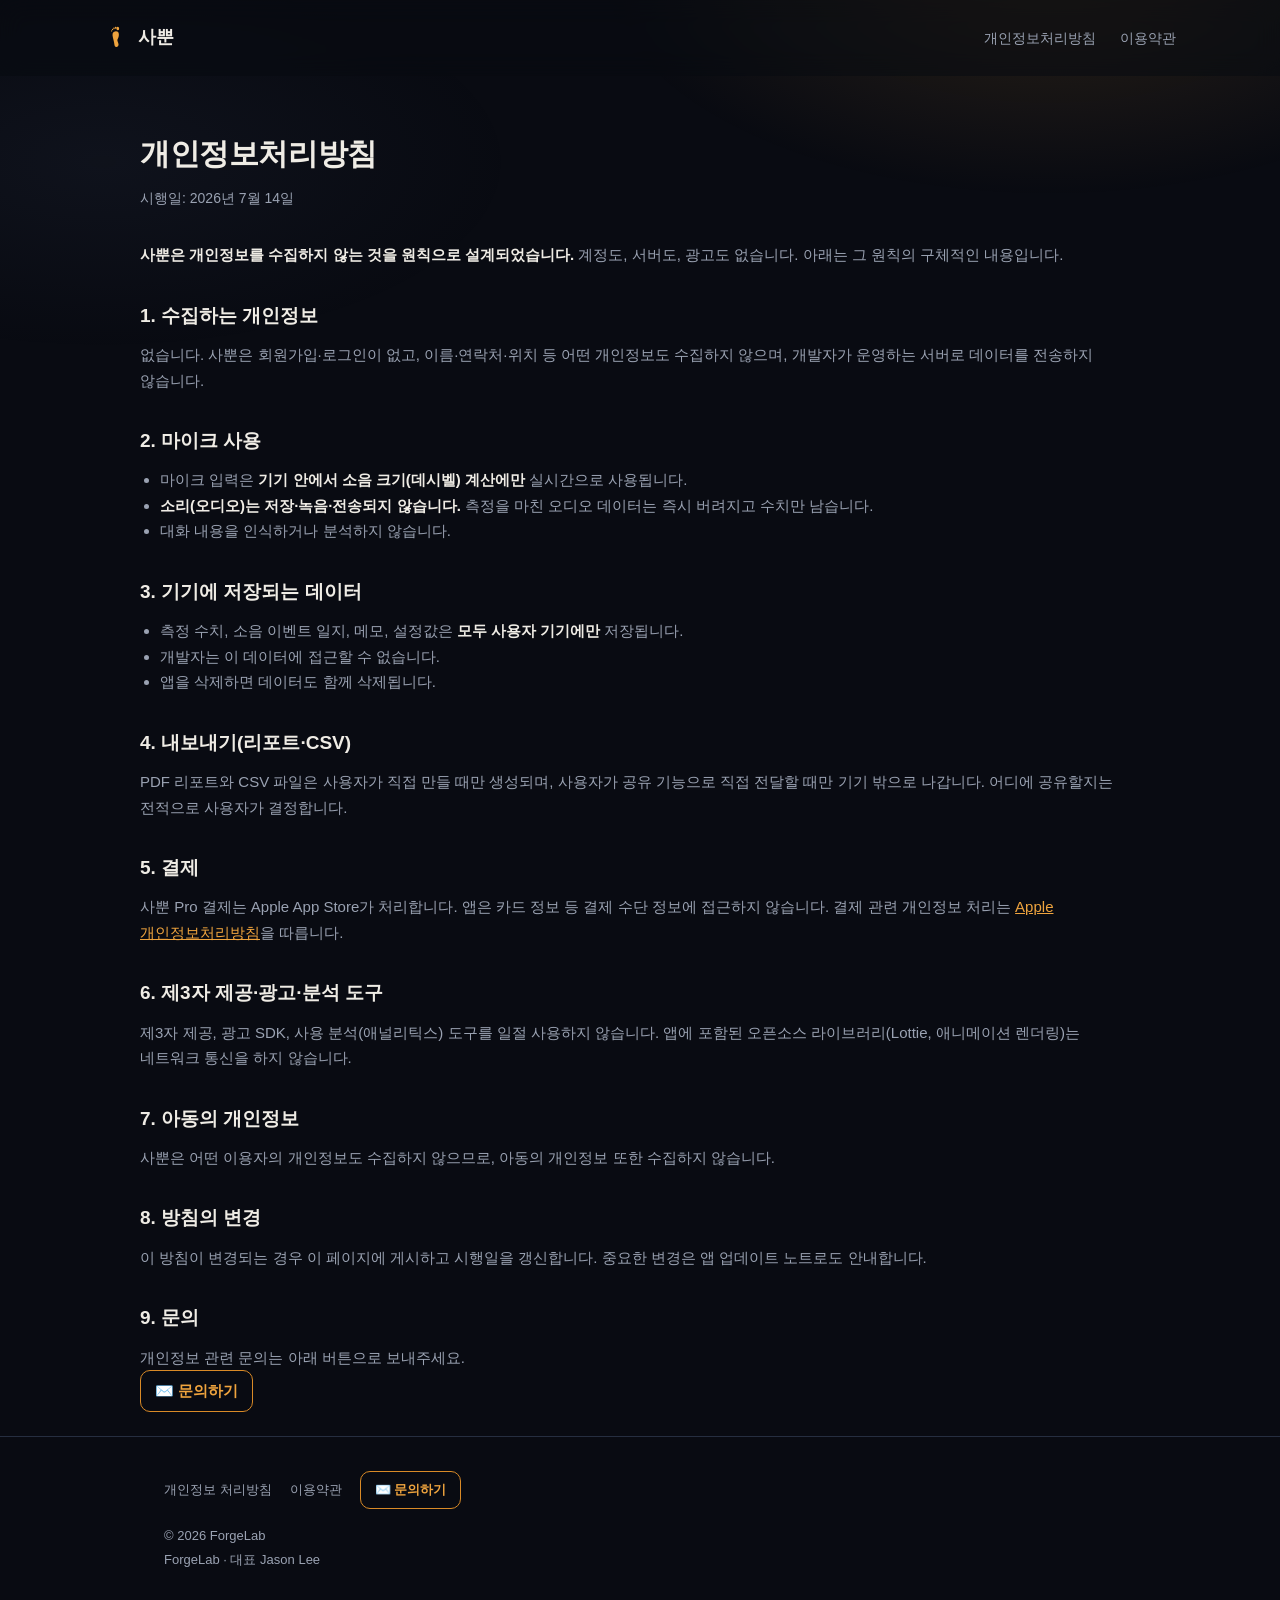
<file: privacy.html>
<!DOCTYPE html>
<html lang="ko">
<head>
  <meta charset="UTF-8" />
  <meta name="viewport" content="width=device-width, initial-scale=1.0" />
  <title>개인정보처리방침 — 사뿐</title>
  <link rel="icon" type="image/svg+xml" href="favicon.svg" />
  <link rel="icon" type="image/png" sizes="32x32" href="favicon-32.png" />
  <link rel="apple-touch-icon" href="apple-touch-icon.png" />
  <link rel="stylesheet" href="style.css" />
</head>
<body>
  <header class="site">
    <div class="wrap">
      <a class="brand" href="./">
        <svg width="24" height="24" viewBox="-190 -190 380 380" style="color:#EFA43E" aria-hidden="true">
          <g transform="translate(0,30) scale(0.55) rotate(-4)">
            <path fill="currentColor" d="M 10,-218 C 70,-215 92,-175 92,-130 C 92,-60 55,-10 38,30 C 28,70 58,110 62,160 C 64,205 36,232 -2,232 C -42,232 -58,196 -58,150 C -58,85 -88,-25 -92,-105 C -94,-175 -60,-218 10,-218 Z"/>
            <ellipse cx="72" cy="-295" rx="40" ry="48" fill="currentColor"/>
            <ellipse cx="14" cy="-322" rx="25" ry="30" fill="currentColor"/>
            <ellipse cx="-38" cy="-308" rx="21" ry="25" fill="currentColor"/>
            <ellipse cx="-80" cy="-277" rx="18" ry="21" fill="currentColor"/>
            <ellipse cx="-110" cy="-238" rx="15" ry="17" fill="currentColor"/>
          </g>
        </svg>
        사뿐
      </a>
      <nav>
        <a href="privacy.html">개인정보처리방침</a>
        <a href="terms.html">이용약관</a>
      </nav>
    </div>
  </header>

  <main class="wrap doc">
    <h1>개인정보처리방침</h1>
    <p class="date">시행일: 2026년 7월 14일</p>

    <p><strong>사뿐은 개인정보를 수집하지 않는 것을 원칙으로 설계되었습니다.</strong> 계정도, 서버도, 광고도 없습니다. 아래는 그 원칙의 구체적인 내용입니다.</p>

    <h2>1. 수집하는 개인정보</h2>
    <p>없습니다. 사뿐은 회원가입·로그인이 없고, 이름·연락처·위치 등 어떤 개인정보도 수집하지 않으며, 개발자가 운영하는 서버로 데이터를 전송하지 않습니다.</p>

    <h2>2. 마이크 사용</h2>
    <ul>
      <li>마이크 입력은 <strong>기기 안에서 소음 크기(데시벨) 계산에만</strong> 실시간으로 사용됩니다.</li>
      <li><strong>소리(오디오)는 저장·녹음·전송되지 않습니다.</strong> 측정을 마친 오디오 데이터는 즉시 버려지고 수치만 남습니다.</li>
      <li>대화 내용을 인식하거나 분석하지 않습니다.</li>
    </ul>

    <h2>3. 기기에 저장되는 데이터</h2>
    <ul>
      <li>측정 수치, 소음 이벤트 일지, 메모, 설정값은 <strong>모두 사용자 기기에만</strong> 저장됩니다.</li>
      <li>개발자는 이 데이터에 접근할 수 없습니다.</li>
      <li>앱을 삭제하면 데이터도 함께 삭제됩니다.</li>
    </ul>

    <h2>4. 내보내기(리포트·CSV)</h2>
    <p>PDF 리포트와 CSV 파일은 사용자가 직접 만들 때만 생성되며, 사용자가 공유 기능으로 직접 전달할 때만 기기 밖으로 나갑니다. 어디에 공유할지는 전적으로 사용자가 결정합니다.</p>

    <h2>5. 결제</h2>
    <p>사뿐 Pro 결제는 Apple App Store가 처리합니다. 앱은 카드 정보 등 결제 수단 정보에 접근하지 않습니다. 결제 관련 개인정보 처리는 <a href="https://www.apple.com/legal/privacy/kr/">Apple 개인정보처리방침</a>을 따릅니다.</p>

    <h2>6. 제3자 제공·광고·분석 도구</h2>
    <p>제3자 제공, 광고 SDK, 사용 분석(애널리틱스) 도구를 일절 사용하지 않습니다. 앱에 포함된 오픈소스 라이브러리(Lottie, 애니메이션 렌더링)는 네트워크 통신을 하지 않습니다.</p>

    <h2>7. 아동의 개인정보</h2>
    <p>사뿐은 어떤 이용자의 개인정보도 수집하지 않으므로, 아동의 개인정보 또한 수집하지 않습니다.</p>

    <h2>8. 방침의 변경</h2>
    <p>이 방침이 변경되는 경우 이 페이지에 게시하고 시행일을 갱신합니다. 중요한 변경은 앱 업데이트 노트로도 안내합니다.</p>

    <h2>9. 문의</h2>
    <p>개인정보 관련 문의는 아래 버튼으로 보내주세요.</p>
    <p><a class="contact-btn" href="mailto:forgelab.aitech@gmail.com">✉️ 문의하기</a></p>
  </main>

  <footer class="site">
    <div class="wrap">
      <div class="footer-links">
        <a href="privacy.html">개인정보 처리방침</a>
        <a href="terms.html">이용약관</a>
        <a class="contact-btn" href="mailto:forgelab.aitech@gmail.com">✉️ 문의하기</a>
      </div>
      <p class="footer-copy">© 2026 ForgeLab</p>
      <p class="footer-copy">ForgeLab · 대표 Jason Lee</p>
    </div>
  </footer>
</body>
</html>
</file>
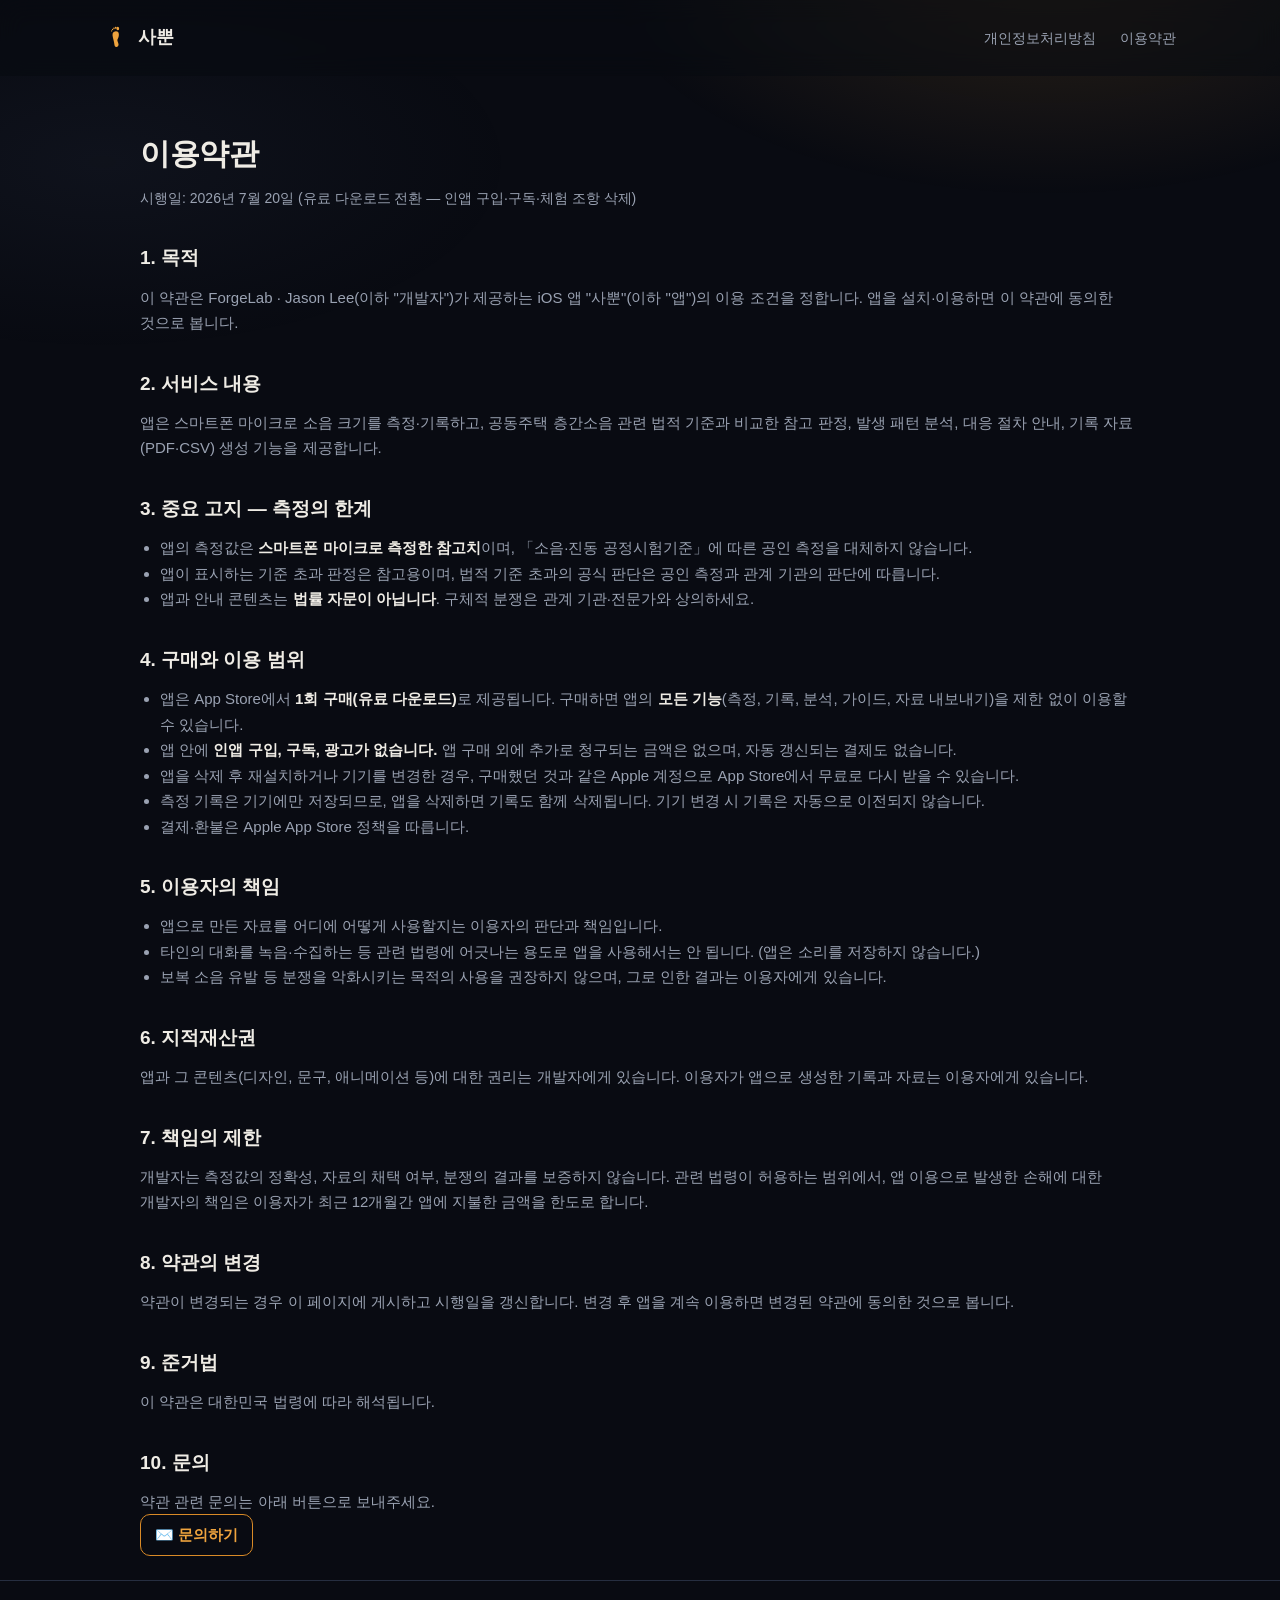
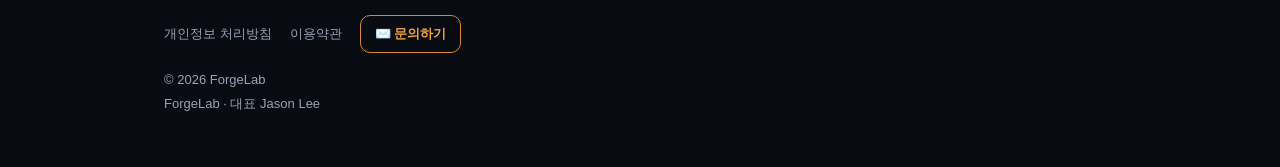
<file: terms.html>
<!DOCTYPE html>
<html lang="ko">
<head>
  <meta charset="UTF-8" />
  <meta name="viewport" content="width=device-width, initial-scale=1.0" />
  <title>이용약관 — 사뿐</title>
  <link rel="icon" type="image/svg+xml" href="favicon.svg" />
  <link rel="icon" type="image/png" sizes="32x32" href="favicon-32.png" />
  <link rel="apple-touch-icon" href="apple-touch-icon.png" />
  <link rel="stylesheet" href="style.css" />
</head>
<body>
  <header class="site">
    <div class="wrap">
      <a class="brand" href="./">
        <svg width="24" height="24" viewBox="-190 -190 380 380" style="color:#EFA43E" aria-hidden="true">
          <g transform="translate(0,30) scale(0.55) rotate(-4)">
            <path fill="currentColor" d="M 10,-218 C 70,-215 92,-175 92,-130 C 92,-60 55,-10 38,30 C 28,70 58,110 62,160 C 64,205 36,232 -2,232 C -42,232 -58,196 -58,150 C -58,85 -88,-25 -92,-105 C -94,-175 -60,-218 10,-218 Z"/>
            <ellipse cx="72" cy="-295" rx="40" ry="48" fill="currentColor"/>
            <ellipse cx="14" cy="-322" rx="25" ry="30" fill="currentColor"/>
            <ellipse cx="-38" cy="-308" rx="21" ry="25" fill="currentColor"/>
            <ellipse cx="-80" cy="-277" rx="18" ry="21" fill="currentColor"/>
            <ellipse cx="-110" cy="-238" rx="15" ry="17" fill="currentColor"/>
          </g>
        </svg>
        사뿐
      </a>
      <nav>
        <a href="privacy.html">개인정보처리방침</a>
        <a href="terms.html">이용약관</a>
      </nav>
    </div>
  </header>

  <main class="wrap doc">
    <h1>이용약관</h1>
    <p class="date">시행일: 2026년 7월 20일 (유료 다운로드 전환 — 인앱 구입·구독·체험 조항 삭제)</p>

    <h2>1. 목적</h2>
    <p>이 약관은 ForgeLab · Jason Lee(이하 "개발자")가 제공하는 iOS 앱 "사뿐"(이하 "앱")의 이용 조건을 정합니다. 앱을 설치·이용하면 이 약관에 동의한 것으로 봅니다.</p>

    <h2>2. 서비스 내용</h2>
    <p>앱은 스마트폰 마이크로 소음 크기를 측정·기록하고, 공동주택 층간소음 관련 법적 기준과 비교한 참고 판정, 발생 패턴 분석, 대응 절차 안내, 기록 자료(PDF·CSV) 생성 기능을 제공합니다.</p>

    <h2>3. 중요 고지 — 측정의 한계</h2>
    <ul>
      <li>앱의 측정값은 <strong>스마트폰 마이크로 측정한 참고치</strong>이며, 「소음·진동 공정시험기준」에 따른 공인 측정을 대체하지 않습니다.</li>
      <li>앱이 표시하는 기준 초과 판정은 참고용이며, 법적 기준 초과의 공식 판단은 공인 측정과 관계 기관의 판단에 따릅니다.</li>
      <li>앱과 안내 콘텐츠는 <strong>법률 자문이 아닙니다</strong>. 구체적 분쟁은 관계 기관·전문가와 상의하세요.</li>
    </ul>

    <h2>4. 구매와 이용 범위</h2>
    <ul>
      <li>앱은 App Store에서 <strong>1회 구매(유료 다운로드)</strong>로 제공됩니다. 구매하면 앱의 <strong>모든 기능</strong>(측정, 기록, 분석, 가이드, 자료 내보내기)을 제한 없이 이용할 수 있습니다.</li>
      <li>앱 안에 <strong>인앱 구입, 구독, 광고가 없습니다.</strong> 앱 구매 외에 추가로 청구되는 금액은 없으며, 자동 갱신되는 결제도 없습니다.</li>
      <li>앱을 삭제 후 재설치하거나 기기를 변경한 경우, 구매했던 것과 같은 Apple 계정으로 App Store에서 무료로 다시 받을 수 있습니다.</li>
      <li>측정 기록은 기기에만 저장되므로, 앱을 삭제하면 기록도 함께 삭제됩니다. 기기 변경 시 기록은 자동으로 이전되지 않습니다.</li>
      <li>결제·환불은 Apple App Store 정책을 따릅니다.</li>
    </ul>

    <h2>5. 이용자의 책임</h2>
    <ul>
      <li>앱으로 만든 자료를 어디에 어떻게 사용할지는 이용자의 판단과 책임입니다.</li>
      <li>타인의 대화를 녹음·수집하는 등 관련 법령에 어긋나는 용도로 앱을 사용해서는 안 됩니다. (앱은 소리를 저장하지 않습니다.)</li>
      <li>보복 소음 유발 등 분쟁을 악화시키는 목적의 사용을 권장하지 않으며, 그로 인한 결과는 이용자에게 있습니다.</li>
    </ul>

    <h2>6. 지적재산권</h2>
    <p>앱과 그 콘텐츠(디자인, 문구, 애니메이션 등)에 대한 권리는 개발자에게 있습니다. 이용자가 앱으로 생성한 기록과 자료는 이용자에게 있습니다.</p>

    <h2>7. 책임의 제한</h2>
    <p>개발자는 측정값의 정확성, 자료의 채택 여부, 분쟁의 결과를 보증하지 않습니다. 관련 법령이 허용하는 범위에서, 앱 이용으로 발생한 손해에 대한 개발자의 책임은 이용자가 최근 12개월간 앱에 지불한 금액을 한도로 합니다.</p>

    <h2>8. 약관의 변경</h2>
    <p>약관이 변경되는 경우 이 페이지에 게시하고 시행일을 갱신합니다. 변경 후 앱을 계속 이용하면 변경된 약관에 동의한 것으로 봅니다.</p>

    <h2>9. 준거법</h2>
    <p>이 약관은 대한민국 법령에 따라 해석됩니다.</p>

    <h2>10. 문의</h2>
    <p>약관 관련 문의는 아래 버튼으로 보내주세요.</p>
    <p><a class="contact-btn" href="mailto:forgelab.aitech@gmail.com">✉️ 문의하기</a></p>
  </main>

  <footer class="site">
    <div class="wrap">
      <div class="footer-links">
        <a href="privacy.html">개인정보 처리방침</a>
        <a href="terms.html">이용약관</a>
        <a class="contact-btn" href="mailto:forgelab.aitech@gmail.com">✉️ 문의하기</a>
      </div>
      <p class="footer-copy">© 2026 ForgeLab</p>
      <p class="footer-copy">ForgeLab · 대표 Jason Lee</p>
    </div>
  </footer>
</body>
</html>
</file>
<file: style.css>
:root {
  --night: #090b12;
  --night-2: #0c0f18;
  --surface: #141926;
  --surface-2: #1a2130;
  --line: #262e40;
  --line-soft: #1e2534;
  --ink: #efece5;
  --muted: #9aa2b2;
  --faint: #6c7488;
  --amber: #efa43e;
  --amber-soft: #f7c680;
  --amber-deep: #d98a27;
  --cream: #f5edd9;
  --red: #e5644d;
}

* { margin: 0; padding: 0; box-sizing: border-box; }

html { scroll-behavior: smooth; }

body {
  background: var(--night);
  color: var(--ink);
  font-family: -apple-system, BlinkMacSystemFont, "Apple SD Gothic Neo", "Pretendard", "Noto Sans KR", sans-serif;
  line-height: 1.7;
  -webkit-font-smoothing: antialiased;
  word-break: keep-all;
  overflow-x: hidden;
}

/* 은은한 달빛 앰비언트 — 화면에 고정된 소프트 글로우 */
body::before {
  content: "";
  position: fixed;
  inset: 0;
  background:
    radial-gradient(52% 38% at 82% -4%, rgba(239, 164, 62, 0.14), transparent 68%),
    radial-gradient(46% 30% at 8% 18%, rgba(120, 140, 190, 0.06), transparent 70%);
  pointer-events: none;
  z-index: 0;
}

header.site, main, footer.site { position: relative; z-index: 1; }

.wrap { max-width: 1000px; margin: 0 auto; padding: 0 24px; }
.narrow { max-width: 760px; }

/* 의미 단위가 줄바꿈으로 쪼개지지 않게 묶는 유틸 (예: '가장 사뿐한 방법') */
.nb { white-space: nowrap; }

a { color: inherit; }

/* ── 헤더 ───────────────────────────────── */
header.site { padding: 22px 0; position: sticky; top: 0; z-index: 20;
  backdrop-filter: blur(12px); background: rgba(9, 11, 18, 0.55);
  border-bottom: 1px solid transparent; transition: border-color .3s; }
header.site.scrolled { border-bottom-color: var(--line-soft); }
header.site .wrap { max-width: 1120px; display: flex; align-items: center; justify-content: space-between; }
.brand { display: flex; align-items: center; gap: 10px; text-decoration: none; font-weight: 700; font-size: 18px; letter-spacing: -0.2px; }
.brand svg { display: block; }
nav a { color: var(--muted); text-decoration: none; font-size: 14px; margin-left: 20px; transition: color .2s; }
nav a:hover { color: var(--ink); }

/* ── 리빌 애니메이션 ───────────────────────── */
.reveal, .reveal-l, .reveal-r {
  opacity: 0;
  transition: opacity .9s ease, transform .9s cubic-bezier(.16, .8, .24, 1);
  transition-delay: var(--d, 0s);
  will-change: opacity, transform;
}
.reveal { transform: translateY(34px); }
.reveal-l { transform: translateX(-48px); }
.reveal-r { transform: translateX(48px); }
.reveal.in, .reveal-l.in, .reveal-r.in { opacity: 1; transform: none; }

@media (prefers-reduced-motion: reduce) {
  html { scroll-behavior: auto; }
  .reveal, .reveal-l, .reveal-r { opacity: 1 !important; transform: none !important; transition: none !important; }
}

/* ── 공통 타이포 ───────────────────────────── */
.eyebrow {
  display: inline-block; font-size: 12.5px; font-weight: 700; letter-spacing: 1.2px;
  color: var(--amber); text-transform: uppercase; margin-bottom: 14px;
}
.section { padding: 92px 0; border-top: 1px solid var(--line-soft); position: relative; }
.section > .wrap > h2 { font-size: 32px; letter-spacing: -0.6px; line-height: 1.3; text-wrap: balance; }
.section-head { max-width: 640px; margin-bottom: 44px; }
.section-head p { color: var(--muted); font-size: 16px; margin-top: 12px; text-wrap: pretty; }

/* ── 히어로 ───────────────────────────────── */
.hero { text-align: center; padding: 132px 0 104px; position: relative; overflow: clip; }
.hero-video { position: absolute; inset: 0; z-index: 0; pointer-events: none; background: #090b12 url("assets/video/hero-bed-poster.jpg") center/cover no-repeat; }
.hero-video video { width: 100%; height: 100%; object-fit: cover; }
.hero-scrim {
  position: absolute; inset: 0;
  background:
    radial-gradient(circle at 50% 42%, rgba(9, 11, 18, 0.42), rgba(9, 11, 18, 0.72) 72%),
    linear-gradient(to bottom, rgba(9, 11, 18, 0.68) 0%, rgba(9, 11, 18, 0.32) 32%, rgba(9, 11, 18, 0.42) 62%, rgba(9, 11, 18, 0.86) 100%);
}
.hero > .wrap { position: relative; z-index: 1; }
@media (prefers-reduced-motion: reduce) { .hero-video video { display: none; } }
.hero .mark {
  position: relative; margin: 0 auto 30px; width: 96px; height: 96px; border-radius: 24px;
  background: linear-gradient(165deg, #1b2233, #0b0e17);
  display: flex; align-items: center; justify-content: center;
  border: 1px solid var(--line); box-shadow: 0 20px 60px -20px rgba(239, 164, 62, 0.4);
}
.hero h1 { font-size: 56px; letter-spacing: -1.4px; line-height: 1.16; text-wrap: balance; text-shadow: 0 2px 30px rgba(0, 0, 0, 0.6); }
.hero h1 em { font-style: normal; color: var(--amber); }
.hero p.lede { color: rgba(255, 255, 255, 0.82); font-size: 19px; margin: 22px auto 0; max-width: 620px; line-height: 1.65; text-wrap: pretty; text-shadow: 0 1px 20px rgba(0, 0, 0, 0.7); }
.hero .soon {
  position: relative; display: inline-flex; align-items: center; gap: 8px; margin-top: 30px;
  font-size: 13.5px; color: var(--amber-soft);
  border: 1px solid var(--amber-deep); border-radius: 999px; padding: 7px 16px;
  background: rgba(239, 164, 62, 0.06);
}
.hero .soon::before { content: ""; width: 7px; height: 7px; border-radius: 50%; background: var(--amber); box-shadow: 0 0 10px var(--amber); }
.scroll-cue { position: relative; margin-top: 60px; color: var(--faint); font-size: 12px; letter-spacing: 1px; }
.scroll-cue span { display: block; width: 1px; height: 34px; margin: 12px auto 0; background: linear-gradient(var(--amber-deep), transparent); }

/* ── 공감 밴드 ─────────────────────────────── */
.empathy { padding: 96px 0; text-align: center; border-top: 1px solid var(--line-soft); }
.empathy p { font-size: 30px; font-weight: 600; letter-spacing: -0.6px; line-height: 1.45; text-wrap: balance; color: var(--ink); }
.empathy p b { color: var(--amber); font-weight: 600; }

/* ── 10초 요약 영상 ────────────────────────── */
.story-frame {
  position: relative; margin: 0 auto; width: 340px; max-width: 80vw;
  border-radius: 30px; overflow: hidden; background: var(--night-2);
  border: 1px solid var(--line);
  box-shadow: 0 40px 90px -30px rgba(0, 0, 0, 0.9), 0 0 70px -30px rgba(239, 164, 62, 0.45);
}
.story-frame video { display: block; width: 100%; aspect-ratio: 9 / 16; object-fit: cover; background: var(--night); }
.story-sound {
  position: absolute; right: 10px; bottom: 10px;
  font: inherit; font-size: 12px; font-weight: 600; color: var(--amber);
  background: rgba(9, 11, 18, 0.72); border: 1px solid var(--amber-deep);
  border-radius: 999px; padding: 7px 12px; cursor: pointer;
  backdrop-filter: blur(6px); transition: background .2s;
}
.story-sound:hover { background: rgba(239, 164, 62, 0.18); }

/* ── 사용 흐름(스텝 로우) ───────────────────── */
.steps { display: flex; flex-direction: column; gap: 26px; }
.step-row {
  display: grid; grid-template-columns: 0.9fr 1.1fr; gap: 46px; align-items: center;
  background: linear-gradient(160deg, var(--surface), var(--night-2));
  border: 1px solid var(--line); border-radius: 24px; padding: 30px;
}
.step-row.reverse .step-media { order: 2; }
.step-media {
  border-radius: 18px; background: radial-gradient(120% 100% at 50% 0%, rgba(239,164,62,0.06), transparent 70%);
  border: 1px solid var(--line-soft); padding: 14px; display: flex; align-items: center; justify-content: center;
}
.step-media .lottie { height: 190px; width: 100%; }
.step-num { font-size: 13px; font-weight: 700; letter-spacing: 0.6px; color: var(--amber); }
.step-body h3 { font-size: 22px; letter-spacing: -0.4px; margin: 10px 0 10px; text-wrap: balance; }
.step-body p { color: var(--muted); font-size: 15.5px; line-height: 1.7; text-wrap: pretty; }

/* ── 기능 그리드 ───────────────────────────── */
.features { display: grid; grid-template-columns: 1fr 1fr; gap: 16px; }
.feature {
  background: linear-gradient(165deg, var(--surface), var(--night-2));
  border: 1px solid var(--line); border-radius: 20px; padding: 26px;
  transition: border-color .3s, transform .3s;
}
.feature:hover { border-color: var(--amber-deep); transform: translateY(-3px); }
.feature .lottie { height: 116px; margin-bottom: 12px; }
.feature h3 { font-size: 17.5px; letter-spacing: -0.3px; margin-bottom: 8px; }
.feature p { font-size: 14.5px; color: var(--muted); line-height: 1.7; text-wrap: pretty; }

.lottie svg { display: block; margin: 0 auto; height: 100%; }

/* ── 가격 ─────────────────────────────────── */
.plans { display: grid; grid-template-columns: 1fr 1.15fr; gap: 18px; align-items: start; }
.plan { background: linear-gradient(165deg, var(--surface), var(--night-2)); border: 1px solid var(--line); border-radius: 22px; padding: 30px; }
.plan.pro { border-color: var(--amber-deep); box-shadow: 0 30px 80px -40px rgba(239, 164, 62, 0.5); }
.plan h3 { font-size: 18px; }
.plan .price { font-size: 30px; font-weight: 700; color: var(--ink); margin: 10px 0 18px; }
.plan ul { list-style: none; margin-top: 4px; }
.plan li { font-size: 14.5px; color: var(--muted); padding: 5px 0 5px 22px; position: relative; }
.plan li::before { content: ""; position: absolute; left: 2px; top: 12px; width: 8px; height: 8px; border-radius: 50%; background: var(--amber); opacity: .85; }

.plan-head { display: flex; align-items: center; gap: 10px; margin-bottom: 18px; }
.tag { font-size: 11px; font-weight: 700; letter-spacing: 0.4px; color: var(--night); background: linear-gradient(120deg, var(--amber-soft), var(--amber)); border-radius: 7px; padding: 4px 9px; }
.price-rows { display: flex; flex-direction: column; gap: 11px; margin-bottom: 8px; }
.price-row { display: flex; align-items: baseline; justify-content: space-between; }
.price-row .tier { font-size: 14.5px; color: var(--muted); }
.price-row .amt s { color: var(--faint); text-decoration: line-through; text-decoration-color: var(--red); text-decoration-thickness: 2px; margin-right: 8px; }
.price-row .amt b { color: var(--amber); font-weight: 700; font-size: 17px; }
.promo-note { font-size: 12.5px; color: var(--faint); margin: 14px 0 6px; }

/* ── FAQ ──────────────────────────────────── */
.faq details { border: 1px solid var(--line); border-radius: 14px; padding: 4px 18px; margin-bottom: 10px; background: var(--night-2); transition: border-color .25s; }
.faq details[open] { border-color: var(--amber-deep); }
.faq summary { cursor: pointer; font-weight: 600; font-size: 15.5px; padding: 14px 0; list-style: none; display: flex; justify-content: space-between; align-items: center; }
.faq summary::-webkit-details-marker { display: none; }
.faq summary::after { content: "+"; color: var(--amber); font-size: 20px; font-weight: 400; transition: transform .25s; }
.faq details[open] summary::after { transform: rotate(45deg); }
.faq details p { padding: 0 0 16px; font-size: 14.5px; color: var(--muted); line-height: 1.7; }

/* ── 마무리 밴드 ───────────────────────────── */
.closing { text-align: center; padding: 104px 0; border-top: 1px solid var(--line-soft); position: relative; }
.closing h2 { font-size: 34px; letter-spacing: -0.7px; line-height: 1.35; text-wrap: balance; }
.closing p { color: var(--muted); margin-top: 16px; font-size: 15px; }
.closing .disclaimer { margin-top: 28px; font-size: 12.5px; color: var(--faint); max-width: 560px; margin-left: auto; margin-right: auto; line-height: 1.6; }

/* ── 푸터 ─────────────────────────────────── */
footer.site { border-top: 1px solid var(--line); padding: 34px 0 52px; font-size: 13px; color: var(--muted); }
footer.site a { color: var(--muted); }
footer.site .footer-links { display: flex; align-items: center; gap: 18px; flex-wrap: wrap; margin-bottom: 16px; }
footer.site .footer-links a { text-decoration: none; }
footer.site .footer-links a:hover { color: var(--ink); }
footer.site .footer-copy { margin-top: 2px; }
.contact-btn { display: inline-block; border: 1px solid var(--amber-deep); color: var(--amber) !important; border-radius: 10px; padding: 7px 14px; font-weight: 600; text-decoration: none; transition: background .2s; }
.contact-btn:hover { background: rgba(239, 164, 62, 0.12); }

/* ── 반응형 ───────────────────────────────── */
@media (max-width: 720px) {
  .hero { padding: 84px 0 72px; }
  .hero h1 { font-size: 38px; letter-spacing: -1px; }
  .hero p.lede { font-size: 16.5px; }
  .section { padding: 68px 0; }
  .section > .wrap > h2 { font-size: 26px; }
  .empathy p { font-size: 22px; }
  .closing h2 { font-size: 26px; }
  .steps { gap: 18px; }
  .step-row, .step-row.reverse { grid-template-columns: 1fr; gap: 22px; padding: 22px; }
  .step-row.reverse .step-media { order: 0; }
  .step-media .lottie { height: 160px; }
  .features { grid-template-columns: 1fr; }
  .plans { grid-template-columns: 1fr; }
}

/* ── 문서 페이지(privacy / terms) ──────────── */
.doc { padding: 52px 0 24px; }
.doc h1 { font-size: 30px; margin-bottom: 8px; letter-spacing: -0.4px; }
.doc .date { color: var(--muted); font-size: 14px; margin-bottom: 32px; }
.doc h2 { font-size: 19px; margin: 32px 0 10px; }
.doc p, .doc li { color: var(--muted); font-size: 15px; }
.doc ul { padding-left: 20px; margin: 8px 0; }
.doc strong { color: var(--ink); }
.doc a { color: var(--amber); }
</file>
